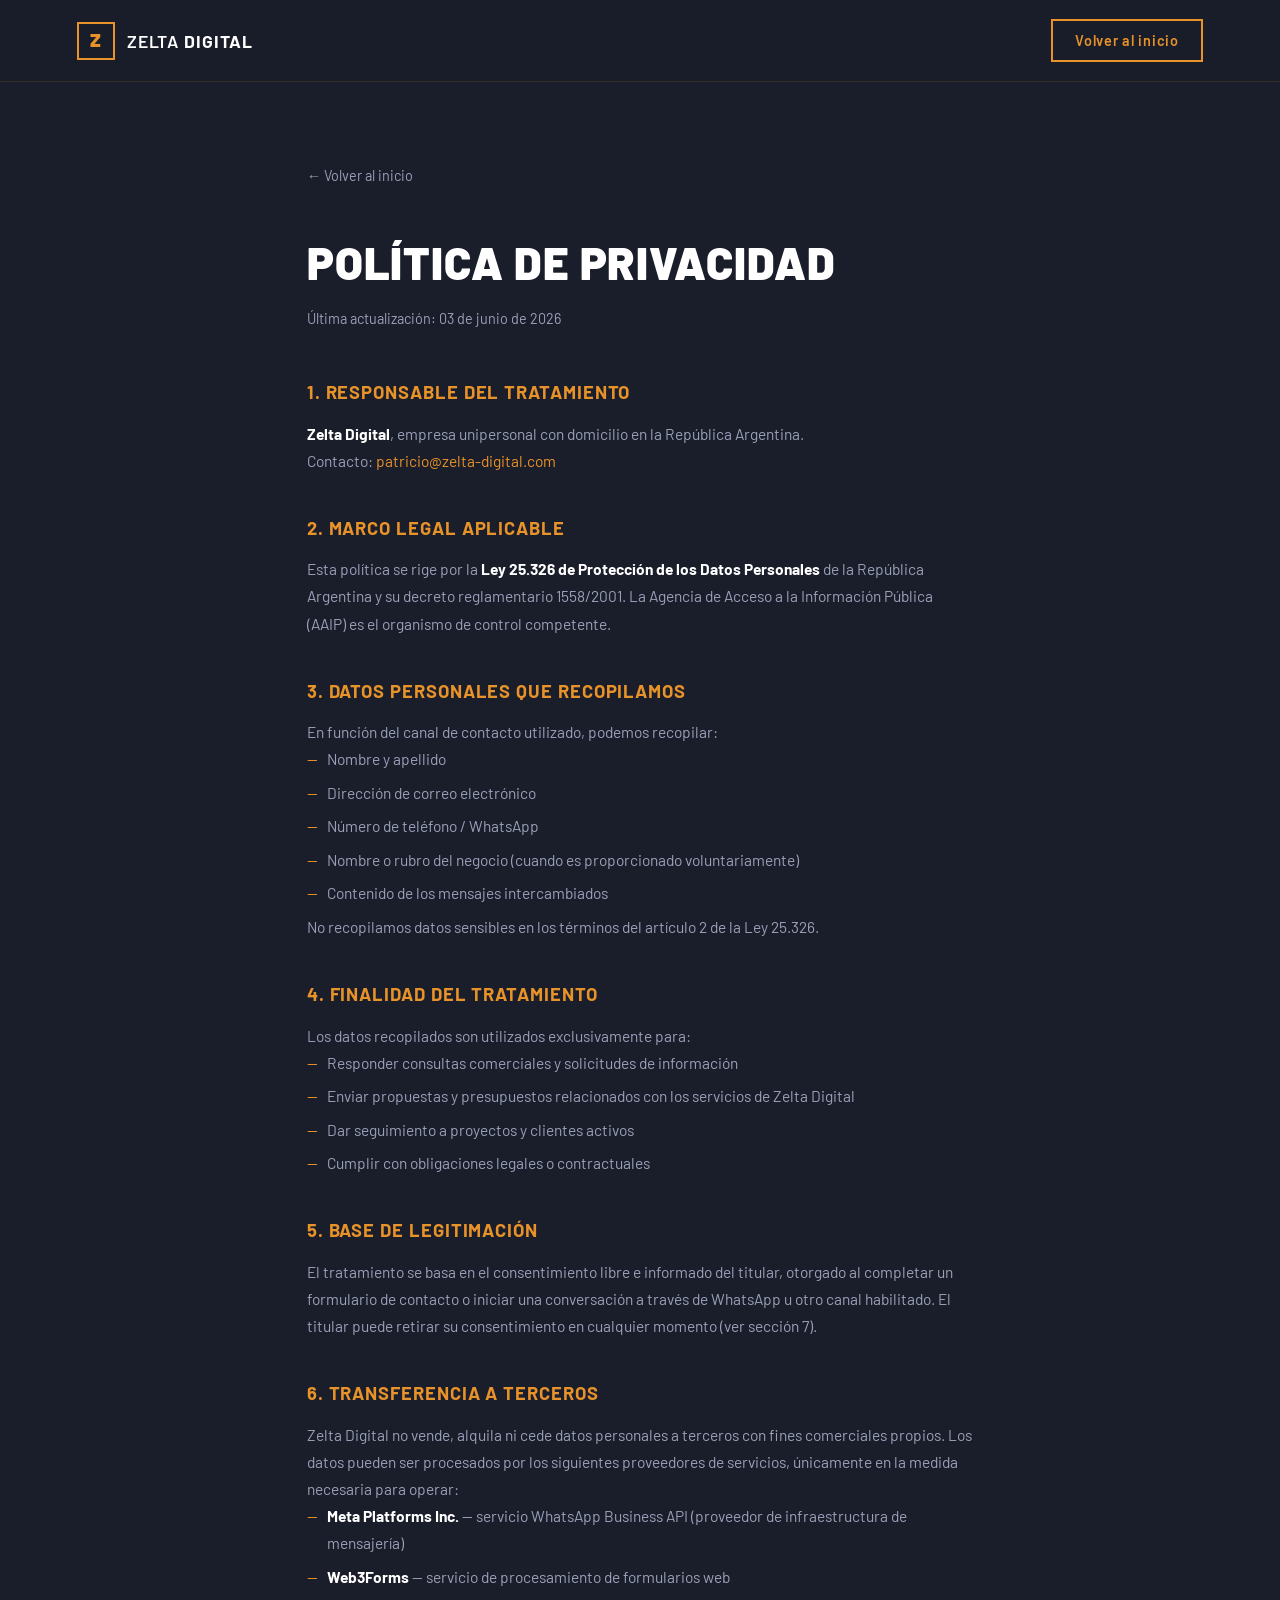
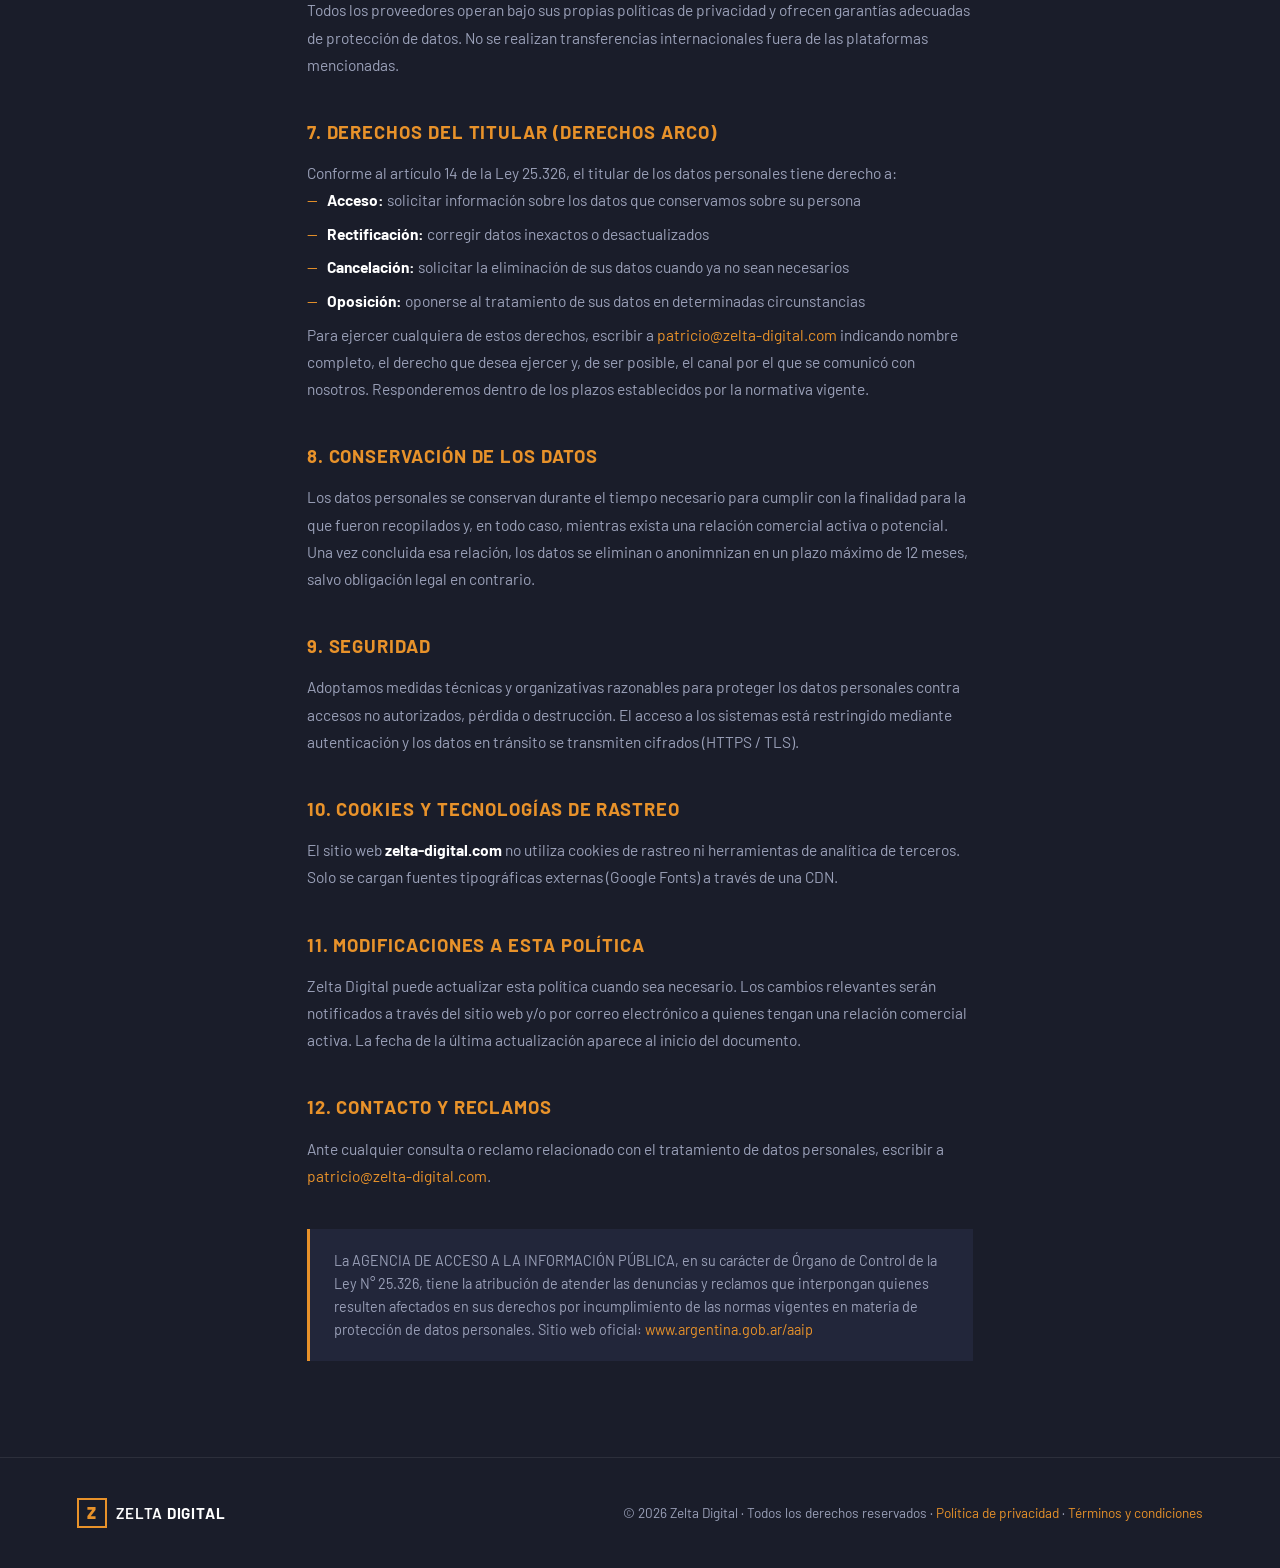
<file: privacidad.html>
<!DOCTYPE html>
<html lang="es">
<head>
  <meta charset="UTF-8" />
  <meta name="viewport" content="width=device-width, initial-scale=1.0" />
  <title>Política de Privacidad — Zelta Digital</title>
  <meta name="description" content="Política de privacidad y protección de datos personales de Zelta Digital, conforme a la Ley 25.326 de la República Argentina." />
  <meta name="robots" content="noindex, follow" />
  <link rel="stylesheet" href="style.css" />
  <link href="https://fonts.googleapis.com/css2?family=Barlow:wght@400;600;700;900&display=swap" rel="stylesheet" />
  <style>
    .privacidad-page {
      max-width: 820px;
      margin: 0 auto;
      padding: 5rem 6% 6rem;
    }
    .privacidad-page h1 {
      font-size: clamp(1.8rem, 4vw, 2.8rem);
      font-weight: 900;
      text-transform: uppercase;
      letter-spacing: 0.02em;
      margin-bottom: 0.5rem;
    }
    .privacidad-page .fecha {
      color: var(--gray);
      font-size: 0.9rem;
      margin-bottom: 3rem;
      display: block;
    }
    .privacidad-page h2 {
      font-size: 1.15rem;
      font-weight: 700;
      color: var(--orange);
      text-transform: uppercase;
      letter-spacing: 0.05em;
      margin: 2.5rem 0 0.75rem;
    }
    .privacidad-page p,
    .privacidad-page li {
      font-size: 0.97rem;
      color: var(--gray);
      line-height: 1.75;
    }
    .privacidad-page ul {
      list-style: none;
      padding: 0;
    }
    .privacidad-page ul li {
      padding-left: 1.25rem;
      position: relative;
      margin-bottom: 0.4rem;
    }
    .privacidad-page ul li::before {
      content: '—';
      color: var(--orange);
      position: absolute;
      left: 0;
    }
    .privacidad-page a {
      color: var(--orange);
    }
    .privacidad-page a:hover {
      text-decoration: underline;
    }
    .privacidad-page .back-link {
      display: inline-flex;
      align-items: center;
      gap: 0.5rem;
      color: var(--gray);
      font-size: 0.9rem;
      margin-bottom: 2.5rem;
      transition: color 0.2s;
    }
    .privacidad-page .back-link:hover {
      color: var(--orange);
    }
    .privacidad-page .aviso-aaip {
      background-color: var(--bg-card);
      border-left: 3px solid var(--orange);
      padding: 1.25rem 1.5rem;
      margin-top: 2.5rem;
      font-size: 0.9rem;
      color: var(--gray);
    }
  </style>
</head>
<body>

  <!-- NAV -->
  <nav>
    <div class="nav-logo">
      <div class="logo-icon">Z</div>
      <span>ZELTA <strong>DIGITAL</strong></span>
    </div>
    <a href="/" class="btn-nav">Volver al inicio</a>
  </nav>

  <div class="privacidad-page">
    <a href="/" class="back-link">← Volver al inicio</a>

    <h1>Política de Privacidad</h1>
    <span class="fecha">Última actualización: 03 de junio de 2026</span>

    <h2>1. Responsable del tratamiento</h2>
    <p>
      <strong style="color:var(--white)">Zelta Digital</strong>, empresa unipersonal con domicilio en la República Argentina.<br>
      Contacto: <a href="mailto:patricio@zelta-digital.com">patricio@zelta-digital.com</a>
    </p>

    <h2>2. Marco legal aplicable</h2>
    <p>
      Esta política se rige por la <strong style="color:var(--white)">Ley 25.326 de Protección de los Datos Personales</strong> de la República Argentina
      y su decreto reglamentario 1558/2001. La Agencia de Acceso a la Información Pública (AAIP) es el organismo de control competente.
    </p>

    <h2>3. Datos personales que recopilamos</h2>
    <p>En función del canal de contacto utilizado, podemos recopilar:</p>
    <ul>
      <li>Nombre y apellido</li>
      <li>Dirección de correo electrónico</li>
      <li>Número de teléfono / WhatsApp</li>
      <li>Nombre o rubro del negocio (cuando es proporcionado voluntariamente)</li>
      <li>Contenido de los mensajes intercambiados</li>
    </ul>
    <p>No recopilamos datos sensibles en los términos del artículo 2 de la Ley 25.326.</p>

    <h2>4. Finalidad del tratamiento</h2>
    <p>Los datos recopilados son utilizados exclusivamente para:</p>
    <ul>
      <li>Responder consultas comerciales y solicitudes de información</li>
      <li>Enviar propuestas y presupuestos relacionados con los servicios de Zelta Digital</li>
      <li>Dar seguimiento a proyectos y clientes activos</li>
      <li>Cumplir con obligaciones legales o contractuales</li>
    </ul>

    <h2>5. Base de legitimación</h2>
    <p>
      El tratamiento se basa en el consentimiento libre e informado del titular, otorgado al completar
      un formulario de contacto o iniciar una conversación a través de WhatsApp u otro canal habilitado.
      El titular puede retirar su consentimiento en cualquier momento (ver sección 7).
    </p>

    <h2>6. Transferencia a terceros</h2>
    <p>
      Zelta Digital no vende, alquila ni cede datos personales a terceros con fines comerciales propios.
      Los datos pueden ser procesados por los siguientes proveedores de servicios, únicamente en la medida
      necesaria para operar:
    </p>
    <ul>
      <li><strong style="color:var(--white)">Meta Platforms Inc.</strong> — servicio WhatsApp Business API (proveedor de infraestructura de mensajería)</li>
      <li><strong style="color:var(--white)">Web3Forms</strong> — servicio de procesamiento de formularios web</li>
    </ul>
    <p>
      Todos los proveedores operan bajo sus propias políticas de privacidad y ofrecen garantías adecuadas
      de protección de datos. No se realizan transferencias internacionales fuera de las plataformas mencionadas.
    </p>

    <h2>7. Derechos del titular (derechos ARCO)</h2>
    <p>
      Conforme al artículo 14 de la Ley 25.326, el titular de los datos personales tiene derecho a:
    </p>
    <ul>
      <li><strong style="color:var(--white)">Acceso:</strong> solicitar información sobre los datos que conservamos sobre su persona</li>
      <li><strong style="color:var(--white)">Rectificación:</strong> corregir datos inexactos o desactualizados</li>
      <li><strong style="color:var(--white)">Cancelación:</strong> solicitar la eliminación de sus datos cuando ya no sean necesarios</li>
      <li><strong style="color:var(--white)">Oposición:</strong> oponerse al tratamiento de sus datos en determinadas circunstancias</li>
    </ul>
    <p>
      Para ejercer cualquiera de estos derechos, escribir a <a href="mailto:patricio@zelta-digital.com">patricio@zelta-digital.com</a>
      indicando nombre completo, el derecho que desea ejercer y, de ser posible, el canal por el que se comunicó con nosotros.
      Responderemos dentro de los plazos establecidos por la normativa vigente.
    </p>

    <h2>8. Conservación de los datos</h2>
    <p>
      Los datos personales se conservan durante el tiempo necesario para cumplir con la finalidad para la que fueron recopilados
      y, en todo caso, mientras exista una relación comercial activa o potencial. Una vez concluida esa relación,
      los datos se eliminan o anonimnizan en un plazo máximo de 12 meses, salvo obligación legal en contrario.
    </p>

    <h2>9. Seguridad</h2>
    <p>
      Adoptamos medidas técnicas y organizativas razonables para proteger los datos personales contra accesos no autorizados,
      pérdida o destrucción. El acceso a los sistemas está restringido mediante autenticación y los datos en tránsito se
      transmiten cifrados (HTTPS / TLS).
    </p>

    <h2>10. Cookies y tecnologías de rastreo</h2>
    <p>
      El sitio web <strong style="color:var(--white)">zelta-digital.com</strong> no utiliza cookies de rastreo ni herramientas de analítica
      de terceros. Solo se cargan fuentes tipográficas externas (Google Fonts) a través de una CDN.
    </p>

    <h2>11. Modificaciones a esta política</h2>
    <p>
      Zelta Digital puede actualizar esta política cuando sea necesario. Los cambios relevantes serán notificados
      a través del sitio web y/o por correo electrónico a quienes tengan una relación comercial activa.
      La fecha de la última actualización aparece al inicio del documento.
    </p>

    <h2>12. Contacto y reclamos</h2>
    <p>
      Ante cualquier consulta o reclamo relacionado con el tratamiento de datos personales, escribir a
      <a href="mailto:patricio@zelta-digital.com">patricio@zelta-digital.com</a>.
    </p>

    <div class="aviso-aaip">
      La AGENCIA DE ACCESO A LA INFORMACIÓN PÚBLICA, en su carácter de Órgano de Control de la Ley N° 25.326,
      tiene la atribución de atender las denuncias y reclamos que interpongan quienes resulten afectados en sus
      derechos por incumplimiento de las normas vigentes en materia de protección de datos personales.
      Sitio web oficial: <a href="https://www.argentina.gob.ar/aaip" target="_blank" rel="noopener">www.argentina.gob.ar/aaip</a>
    </div>
  </div>

  <!-- FOOTER -->
  <footer>
    <div class="footer-logo">
      <div class="logo-icon small">Z</div>
      <span>ZELTA <strong>DIGITAL</strong></span>
    </div>
    <p>© 2026 Zelta Digital · Todos los derechos reservados · <a href="/privacidad" style="color:var(--orange);">Política de privacidad</a> · <a href="/terminos" style="color:var(--orange);">Términos y condiciones</a></p>
  </footer>

</body>
</html>
</file>
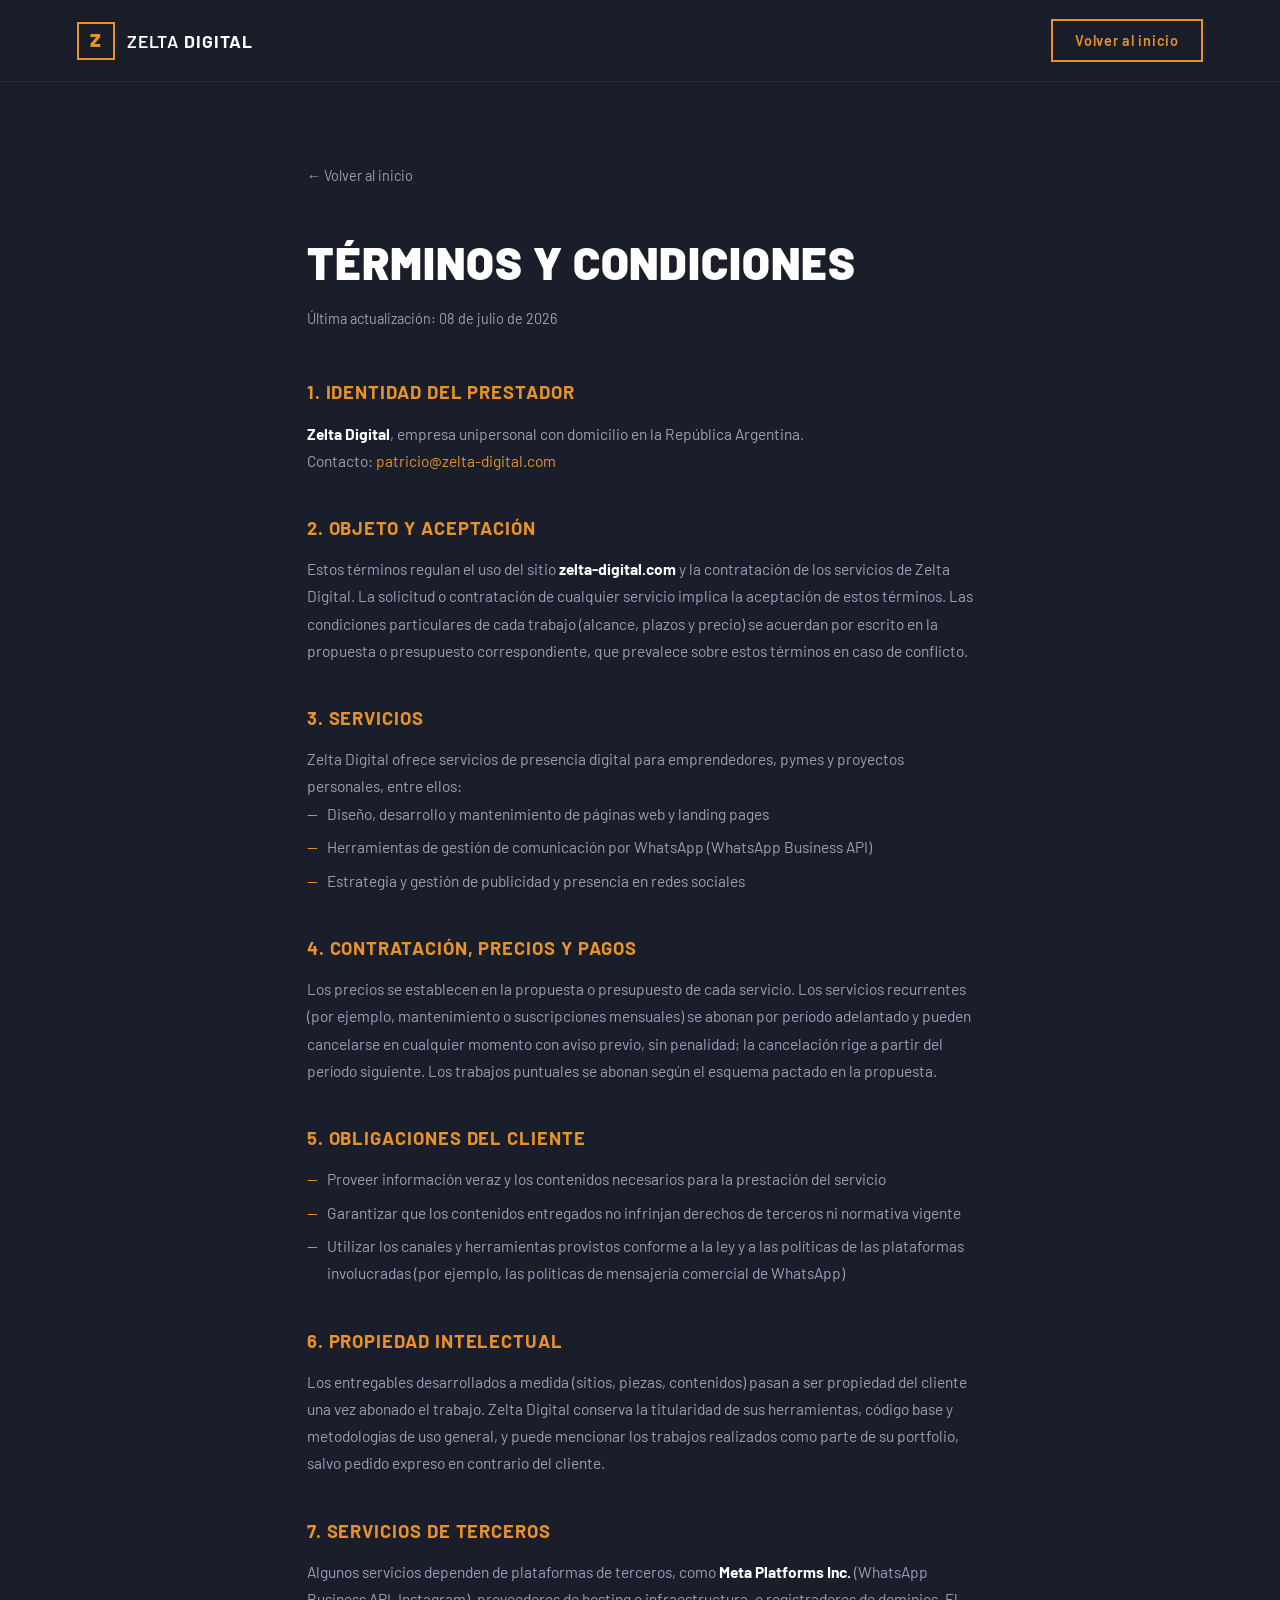
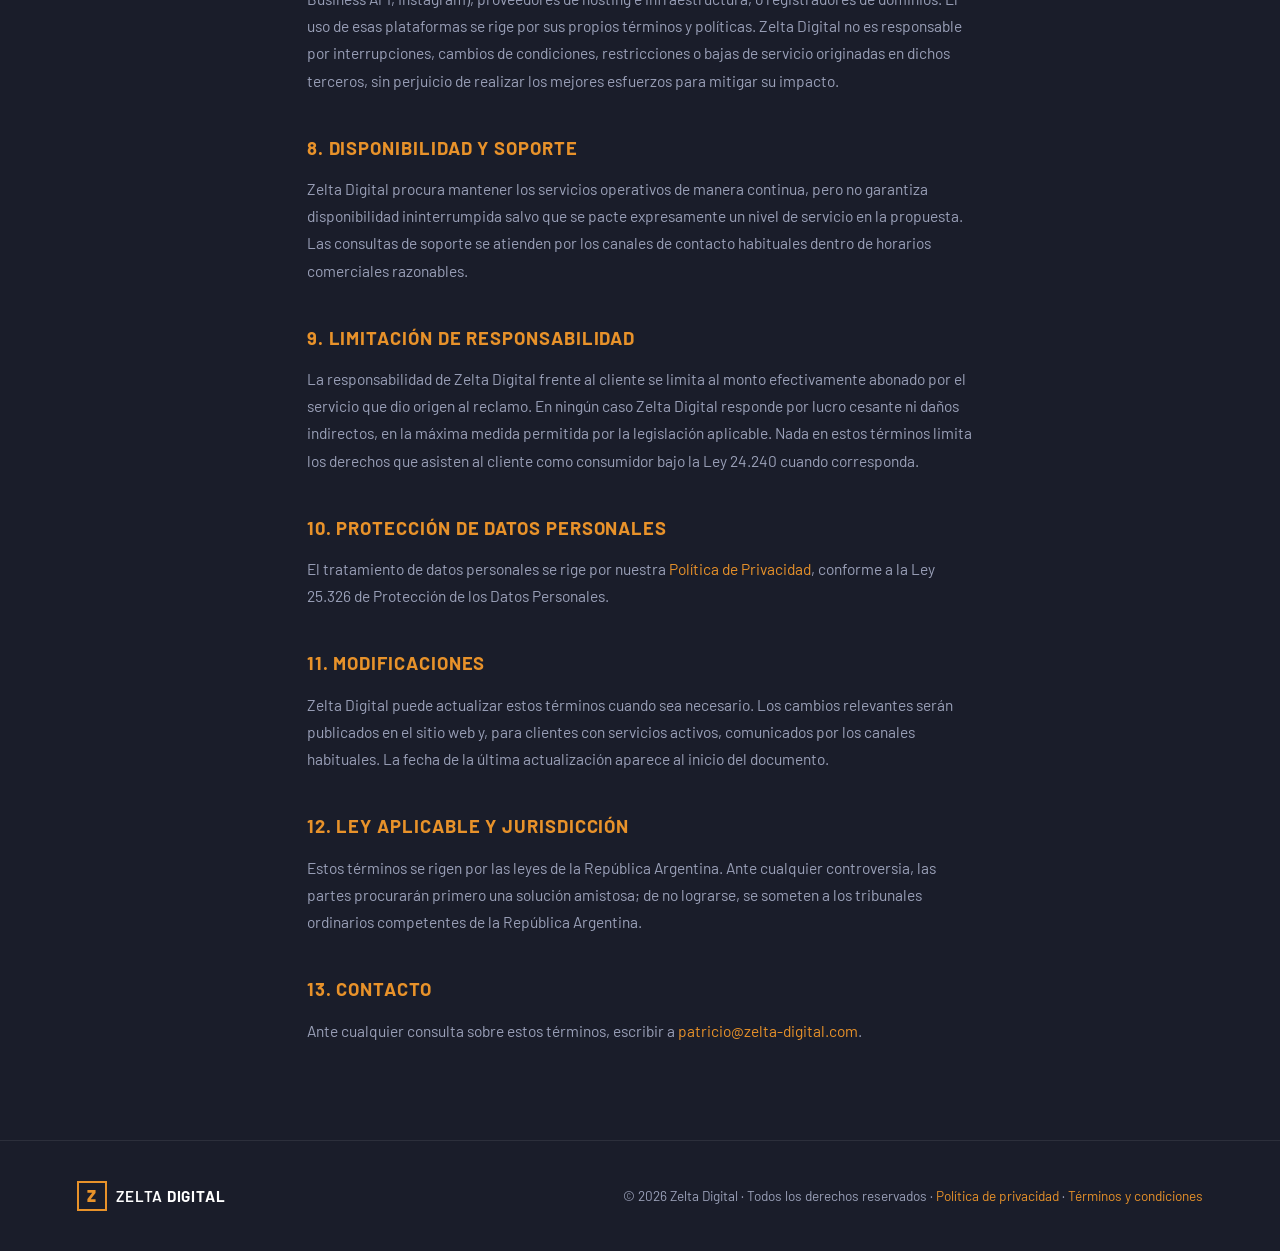
<file: terminos.html>
<!DOCTYPE html>
<html lang="es">
<head>
  <meta charset="UTF-8" />
  <meta name="viewport" content="width=device-width, initial-scale=1.0" />
  <title>Términos y Condiciones — Zelta Digital</title>
  <meta name="description" content="Términos y condiciones de contratación de los servicios de Zelta Digital." />
  <meta name="robots" content="noindex, follow" />
  <link rel="stylesheet" href="style.css" />
  <link href="https://fonts.googleapis.com/css2?family=Barlow:wght@400;600;700;900&display=swap" rel="stylesheet" />
  <style>
    .privacidad-page {
      max-width: 820px;
      margin: 0 auto;
      padding: 5rem 6% 6rem;
    }
    .privacidad-page h1 {
      font-size: clamp(1.8rem, 4vw, 2.8rem);
      font-weight: 900;
      text-transform: uppercase;
      letter-spacing: 0.02em;
      margin-bottom: 0.5rem;
    }
    .privacidad-page .fecha {
      color: var(--gray);
      font-size: 0.9rem;
      margin-bottom: 3rem;
      display: block;
    }
    .privacidad-page h2 {
      font-size: 1.15rem;
      font-weight: 700;
      color: var(--orange);
      text-transform: uppercase;
      letter-spacing: 0.05em;
      margin: 2.5rem 0 0.75rem;
    }
    .privacidad-page p,
    .privacidad-page li {
      font-size: 0.97rem;
      color: var(--gray);
      line-height: 1.75;
    }
    .privacidad-page ul {
      list-style: none;
      padding: 0;
    }
    .privacidad-page ul li {
      padding-left: 1.25rem;
      position: relative;
      margin-bottom: 0.4rem;
    }
    .privacidad-page ul li::before {
      content: '—';
      color: var(--orange);
      position: absolute;
      left: 0;
    }
    .privacidad-page a {
      color: var(--orange);
    }
    .privacidad-page a:hover {
      text-decoration: underline;
    }
    .privacidad-page .back-link {
      display: inline-flex;
      align-items: center;
      gap: 0.5rem;
      color: var(--gray);
      font-size: 0.9rem;
      margin-bottom: 2.5rem;
      transition: color 0.2s;
    }
    .privacidad-page .back-link:hover {
      color: var(--orange);
    }
  </style>
</head>
<body>

  <!-- NAV -->
  <nav>
    <div class="nav-logo">
      <div class="logo-icon">Z</div>
      <span>ZELTA <strong>DIGITAL</strong></span>
    </div>
    <a href="/" class="btn-nav">Volver al inicio</a>
  </nav>

  <div class="privacidad-page">
    <a href="/" class="back-link">← Volver al inicio</a>

    <h1>Términos y Condiciones</h1>
    <span class="fecha">Última actualización: 08 de julio de 2026</span>

    <h2>1. Identidad del prestador</h2>
    <p>
      <strong style="color:var(--white)">Zelta Digital</strong>, empresa unipersonal con domicilio en la República Argentina.<br>
      Contacto: <a href="mailto:patricio@zelta-digital.com">patricio@zelta-digital.com</a>
    </p>

    <h2>2. Objeto y aceptación</h2>
    <p>
      Estos términos regulan el uso del sitio <strong style="color:var(--white)">zelta-digital.com</strong> y la contratación
      de los servicios de Zelta Digital. La solicitud o contratación de cualquier servicio implica la aceptación
      de estos términos. Las condiciones particulares de cada trabajo (alcance, plazos y precio) se acuerdan por
      escrito en la propuesta o presupuesto correspondiente, que prevalece sobre estos términos en caso de conflicto.
    </p>

    <h2>3. Servicios</h2>
    <p>Zelta Digital ofrece servicios de presencia digital para emprendedores, pymes y proyectos personales, entre ellos:</p>
    <ul>
      <li>Diseño, desarrollo y mantenimiento de páginas web y landing pages</li>
      <li>Herramientas de gestión de comunicación por WhatsApp (WhatsApp Business API)</li>
      <li>Estrategia y gestión de publicidad y presencia en redes sociales</li>
    </ul>

    <h2>4. Contratación, precios y pagos</h2>
    <p>
      Los precios se establecen en la propuesta o presupuesto de cada servicio. Los servicios recurrentes
      (por ejemplo, mantenimiento o suscripciones mensuales) se abonan por período adelantado y pueden cancelarse
      en cualquier momento con aviso previo, sin penalidad; la cancelación rige a partir del período siguiente.
      Los trabajos puntuales se abonan según el esquema pactado en la propuesta.
    </p>

    <h2>5. Obligaciones del cliente</h2>
    <ul>
      <li>Proveer información veraz y los contenidos necesarios para la prestación del servicio</li>
      <li>Garantizar que los contenidos entregados no infrinjan derechos de terceros ni normativa vigente</li>
      <li>Utilizar los canales y herramientas provistos conforme a la ley y a las políticas de las plataformas involucradas (por ejemplo, las políticas de mensajería comercial de WhatsApp)</li>
    </ul>

    <h2>6. Propiedad intelectual</h2>
    <p>
      Los entregables desarrollados a medida (sitios, piezas, contenidos) pasan a ser propiedad del cliente una vez
      abonado el trabajo. Zelta Digital conserva la titularidad de sus herramientas, código base y metodologías de uso
      general, y puede mencionar los trabajos realizados como parte de su portfolio, salvo pedido expreso en contrario del cliente.
    </p>

    <h2>7. Servicios de terceros</h2>
    <p>
      Algunos servicios dependen de plataformas de terceros, como <strong style="color:var(--white)">Meta Platforms Inc.</strong>
      (WhatsApp Business API, Instagram), proveedores de hosting e infraestructura, o registradores de dominios.
      El uso de esas plataformas se rige por sus propios términos y políticas. Zelta Digital no es responsable por
      interrupciones, cambios de condiciones, restricciones o bajas de servicio originadas en dichos terceros,
      sin perjuicio de realizar los mejores esfuerzos para mitigar su impacto.
    </p>

    <h2>8. Disponibilidad y soporte</h2>
    <p>
      Zelta Digital procura mantener los servicios operativos de manera continua, pero no garantiza disponibilidad
      ininterrumpida salvo que se pacte expresamente un nivel de servicio en la propuesta. Las consultas de soporte
      se atienden por los canales de contacto habituales dentro de horarios comerciales razonables.
    </p>

    <h2>9. Limitación de responsabilidad</h2>
    <p>
      La responsabilidad de Zelta Digital frente al cliente se limita al monto efectivamente abonado por el servicio
      que dio origen al reclamo. En ningún caso Zelta Digital responde por lucro cesante ni daños indirectos,
      en la máxima medida permitida por la legislación aplicable. Nada en estos términos limita los derechos
      que asisten al cliente como consumidor bajo la Ley 24.240 cuando corresponda.
    </p>

    <h2>10. Protección de datos personales</h2>
    <p>
      El tratamiento de datos personales se rige por nuestra
      <a href="/privacidad">Política de Privacidad</a>, conforme a la Ley 25.326 de Protección de los Datos Personales.
    </p>

    <h2>11. Modificaciones</h2>
    <p>
      Zelta Digital puede actualizar estos términos cuando sea necesario. Los cambios relevantes serán publicados
      en el sitio web y, para clientes con servicios activos, comunicados por los canales habituales.
      La fecha de la última actualización aparece al inicio del documento.
    </p>

    <h2>12. Ley aplicable y jurisdicción</h2>
    <p>
      Estos términos se rigen por las leyes de la República Argentina. Ante cualquier controversia, las partes
      procurarán primero una solución amistosa; de no lograrse, se someten a los tribunales ordinarios competentes
      de la República Argentina.
    </p>

    <h2>13. Contacto</h2>
    <p>
      Ante cualquier consulta sobre estos términos, escribir a
      <a href="mailto:patricio@zelta-digital.com">patricio@zelta-digital.com</a>.
    </p>
  </div>

  <!-- FOOTER -->
  <footer>
    <div class="footer-logo">
      <div class="logo-icon small">Z</div>
      <span>ZELTA <strong>DIGITAL</strong></span>
    </div>
    <p>© 2026 Zelta Digital · Todos los derechos reservados · <a href="/privacidad" style="color:var(--orange);">Política de privacidad</a> · <a href="/terminos" style="color:var(--orange);">Términos y condiciones</a></p>
  </footer>

</body>
</html>
</file>
<file: style.css>
/* ===== VARIABLES ===== */
:root {
  --bg: #1A1D2A;
  --bg-card: #22263A;
  --orange: #E8922A;
  --orange-dark: #C97820;
  --white: #FFFFFF;
  --gray: #9AA0B8;
  --font: 'Barlow', sans-serif;
}

/* ===== RESET ===== */
*, *::before, *::after { box-sizing: border-box; margin: 0; padding: 0; }
html { scroll-behavior: smooth; }
body {
  font-family: var(--font);
  background-color: var(--bg);
  color: var(--white);
  line-height: 1.6;
}
a { text-decoration: none; color: inherit; }

/* ===== NAV ===== */
nav {
  display: flex;
  justify-content: space-between;
  align-items: center;
  padding: 1.2rem 6%;
  position: sticky;
  top: 0;
  background-color: rgba(26, 29, 42, 0.95);
  backdrop-filter: blur(8px);
  z-index: 100;
  border-bottom: 1px solid rgba(232, 146, 42, 0.15);
}

.nav-logo {
  display: flex;
  align-items: center;
  gap: 0.75rem;
  font-size: 1.1rem;
  font-weight: 600;
  letter-spacing: 0.05em;
}

.logo-icon {
  width: 38px;
  height: 38px;
  border: 2.5px solid var(--orange);
  display: flex;
  align-items: center;
  justify-content: center;
  font-size: 1.2rem;
  font-weight: 900;
  color: var(--orange);
}

.logo-icon.small {
  width: 30px;
  height: 30px;
  font-size: 1rem;
}

.btn-nav {
  padding: 0.5rem 1.4rem;
  border: 2px solid var(--orange);
  color: var(--orange);
  font-family: var(--font);
  font-weight: 600;
  font-size: 0.9rem;
  letter-spacing: 0.05em;
  transition: all 0.2s;
}
.btn-nav:hover {
  background-color: var(--orange);
  color: var(--bg);
}

/* ===== BOTONES ===== */
.btn-primary {
  display: inline-flex;
  align-items: center;
  gap: 0.6rem;
  background-color: var(--orange);
  color: var(--bg);
  font-family: var(--font);
  font-weight: 700;
  font-size: 1rem;
  padding: 0.85rem 2rem;
  transition: background-color 0.2s, transform 0.1s;
}
.btn-primary:hover {
  background-color: var(--orange-dark);
  transform: translateY(-1px);
}
.btn-primary.large {
  font-size: 1.15rem;
  padding: 1rem 2.5rem;
}

/* ===== HERO ===== */
.hero {
  display: flex;
  align-items: center;
  justify-content: space-between;
  padding: 6rem 6%;
  gap: 3rem;
  min-height: 90vh;
}

.hero-content {
  max-width: 560px;
}

.hero-content h1 {
  font-size: clamp(2.2rem, 5vw, 3.8rem);
  font-weight: 900;
  line-height: 1.1;
  margin-bottom: 1.5rem;
  text-transform: uppercase;
  letter-spacing: -0.02em;
}

.highlight {
  color: var(--orange);
}

.hero-content p {
  font-size: 1.15rem;
  color: var(--gray);
  margin-bottom: 2.5rem;
  line-height: 1.7;
}

.hero-logo {
  flex-shrink: 0;
}

.big-logo {
  display: flex;
  flex-direction: column;
  align-items: center;
  gap: 1rem;
}

.big-logo-box {
  width: 180px;
  height: 180px;
  border: 6px solid var(--orange);
  display: flex;
  align-items: center;
  justify-content: center;
  font-size: 7rem;
  font-weight: 900;
  color: var(--orange);
  line-height: 1;
}

.big-logo span {
  font-size: 1.4rem;
  font-weight: 700;
  letter-spacing: 0.15em;
  text-align: center;
  line-height: 1.3;
}

/* ===== SERVICIOS ===== */
.servicios {
  padding: 6rem 6%;
  background-color: var(--bg-card);
  text-align: center;
}

.servicios h2, .porque h2, .contacto h2 {
  font-size: clamp(1.8rem, 4vw, 2.8rem);
  font-weight: 900;
  text-transform: uppercase;
  letter-spacing: 0.02em;
  margin-bottom: 0.75rem;
}

.section-sub {
  color: var(--gray);
  font-size: 1.1rem;
  margin-bottom: 3.5rem;
}

.cards {
  display: grid;
  grid-template-columns: repeat(auto-fit, minmax(230px, 1fr));
  gap: 1.5rem;
  max-width: 1100px;
  margin: 0 auto;
}

.card {
  background-color: var(--bg);
  padding: 2rem 1.75rem;
  text-align: left;
  border-top: 3px solid var(--orange);
  transition: transform 0.2s;
}
.card:hover {
  transform: translateY(-4px);
}

.card-icon {
  font-size: 2rem;
  margin-bottom: 1rem;
}

.card h3 {
  font-size: 1.1rem;
  font-weight: 700;
  margin-bottom: 0.75rem;
  color: var(--white);
}

.card p {
  font-size: 0.95rem;
  color: var(--gray);
  line-height: 1.6;
}

/* ===== PRECIOS ===== */
.precios { padding: 6rem 6%; text-align: center; }
.precios h2 { font-size: clamp(1.8rem, 4vw, 2.8rem); font-weight: 900; text-transform: uppercase; letter-spacing: 0.02em; margin-bottom: 0.75rem; }
.precios-cards { align-items: start; }
.precio-card { background-color: var(--bg-card); }
.precio-card:hover { transform: none; }
.precio-card h3 { font-size: 1.3rem; font-weight: 900; text-transform: uppercase; }
.precio-card .h3-2 { margin-top: 2rem; padding-top: 1.5rem; border-top: 1px solid #2E3350; }
.precio-card .precio { color: var(--orange); font-size: 1.9rem; font-weight: 900; line-height: 1.1; margin: 0.25rem 0 0.75rem; }
.precio-card .precio small { display: block; color: var(--gray); font-size: 0.85rem; font-weight: 600; text-transform: uppercase; letter-spacing: 0.05em; margin-top: 0.2rem; }
.precio-card .precio-2 { margin-top: 1.5rem; padding-top: 1.25rem; border-top: 1px solid #2E3350; font-size: 1.5rem; }
.precio-card .precio-chico { font-size: 1.3rem; }
.precio-card ul { list-style: none; padding: 0; margin: 0; }
.precio-card li { color: var(--gray); font-size: 0.95rem; line-height: 1.5; padding: 0.3rem 0 0.3rem 1.4rem; position: relative; }
.precio-card li::before { content: "✓"; color: var(--orange); font-weight: 900; position: absolute; left: 0; }
.precios-ejemplo { max-width: 1100px; margin: 2.5rem auto 0; color: var(--white); font-size: 1.1rem; line-height: 1.6; }
.precios-ejemplo strong { color: var(--orange); }
.precios-nota { color: var(--gray); font-size: 0.9rem; margin-top: 0.75rem; }
.porque { background-color: var(--bg-card); }
.contacto { background-color: var(--bg) !important; }

/* ===== POR QUÉ ZELTA ===== */
.porque {
  padding: 6rem 6%;
}

.porque-content {
  max-width: 700px;
  margin: 0 auto;
}

.porque h2 {
  margin-bottom: 3rem;
  text-align: center;
}

.beneficios {
  list-style: none;
  display: flex;
  flex-direction: column;
  gap: 2rem;
}

.beneficios li {
  display: flex;
  gap: 1.25rem;
  align-items: flex-start;
}

.check {
  flex-shrink: 0;
  width: 36px;
  height: 36px;
  background-color: var(--orange);
  color: var(--bg);
  display: flex;
  align-items: center;
  justify-content: center;
  font-weight: 900;
  font-size: 1.1rem;
}

.beneficios strong {
  display: block;
  font-size: 1.05rem;
  font-weight: 700;
  margin-bottom: 0.25rem;
}

.beneficios p {
  color: var(--gray);
  font-size: 0.95rem;
}

/* ===== BOTÓN SECUNDARIO ===== */
.btn-secondary {
  display: inline-flex;
  align-items: center;
  gap: 0.6rem;
  background-color: transparent;
  color: var(--orange);
  border: 2px solid var(--orange);
  font-family: var(--font);
  font-weight: 700;
  font-size: 1rem;
  padding: 0.85rem 2rem;
  transition: background-color 0.2s, color 0.2s, transform 0.1s;
  cursor: pointer;
}
.btn-secondary:hover {
  background-color: var(--orange);
  color: var(--bg);
  transform: translateY(-1px);
}
.btn-secondary.large {
  font-size: 1.15rem;
  padding: 1rem 2.5rem;
}

/* ===== CONTACTO ===== */
.contacto {
  padding: 6rem 6%;
  background-color: var(--bg-card);
  text-align: center;
}

.contacto > p {
  color: var(--gray);
  font-size: 1.1rem;
  margin-bottom: 2.5rem;
}

.contacto-botones {
  display: flex;
  align-items: center;
  justify-content: center;
  gap: 1rem;
  flex-wrap: wrap;
  margin-bottom: 2rem;
}

.form-separador {
  display: flex;
  align-items: center;
  gap: 1rem;
  max-width: 520px;
  margin: 0 auto 2rem;
  color: var(--gray);
  font-size: 0.9rem;
}
.form-separador::before,
.form-separador::after {
  content: '';
  flex: 1;
  height: 1px;
  background: rgba(255,255,255,0.12);
}

.contacto-form {
  max-width: 520px;
  margin: 0 auto;
  text-align: left;
}

.form-row {
  display: grid;
  grid-template-columns: 1fr 1fr;
  gap: 0.75rem;
  margin-bottom: 0.75rem;
}

.contacto-form input[type="text"],
.contacto-form input[type="email"],
.contacto-form textarea {
  width: 100%;
  background: var(--bg);
  border: 1.5px solid rgba(255,255,255,0.12);
  border-radius: 0;
  color: var(--white);
  font-family: var(--font);
  font-size: 0.95rem;
  padding: 0.85rem 1rem;
  outline: none;
  transition: border-color 0.2s;
}
.contacto-form input[type="text"]:focus,
.contacto-form input[type="email"]:focus,
.contacto-form textarea:focus {
  border-color: var(--orange);
}
.contacto-form input::placeholder,
.contacto-form textarea::placeholder {
  color: var(--gray);
}
.contacto-form textarea {
  resize: vertical;
  margin-bottom: 0.75rem;
  display: block;
}

.contacto-sub {
  color: var(--gray);
  margin-top: 1.5rem;
  font-size: 0.95rem;
  margin-bottom: 0;
}

.contacto-sub a {
  color: var(--orange);
}
.contacto-sub a:hover {
  text-decoration: underline;
}

/* ===== LEGAL ===== */
.legal {
  padding: 6rem 6%;
  text-align: center;
}

.legal-content {
  max-width: 900px;
  margin: 0 auto;
}

.legal h2 {
  font-size: clamp(1.8rem, 4vw, 2.8rem);
  font-weight: 900;
  text-transform: uppercase;
  letter-spacing: 0.02em;
  margin-bottom: 0.75rem;
}

.legal-grid {
  display: grid;
  grid-template-columns: repeat(auto-fit, minmax(220px, 1fr));
  gap: 1.5rem;
  margin-top: 3rem;
  text-align: left;
}

.legal-item {
  background-color: var(--bg-card);
  padding: 1.75rem;
  border-left: 3px solid var(--orange);
}

.legal-item strong {
  display: block;
  font-size: 1rem;
  font-weight: 700;
  color: var(--white);
  margin-bottom: 0.6rem;
}

.legal-item p {
  font-size: 0.92rem;
  color: var(--gray);
  line-height: 1.6;
}

.legal-item a {
  color: var(--orange);
}
.legal-item a:hover {
  text-decoration: underline;
}

.form-legal {
  font-size: 0.82rem;
  color: var(--gray);
  margin-top: 0.75rem;
  text-align: center;
}

.form-legal a {
  color: var(--orange);
}
.form-legal a:hover {
  text-decoration: underline;
}

/* ===== FOOTER ===== */
footer {
  padding: 2.5rem 6%;
  display: flex;
  align-items: center;
  justify-content: space-between;
  border-top: 1px solid rgba(255,255,255,0.08);
  gap: 1rem;
  flex-wrap: wrap;
}

.footer-logo {
  display: flex;
  align-items: center;
  gap: 0.6rem;
  font-size: 0.95rem;
  font-weight: 600;
  letter-spacing: 0.05em;
}

footer p {
  color: var(--gray);
  font-size: 0.85rem;
}

/* ===== RESPONSIVE ===== */
@media (max-width: 768px) {
  .hero {
    flex-direction: column;
    padding: 4rem 6%;
    text-align: center;
    min-height: auto;
  }

  .hero-logo {
    order: -1;
  }

  .big-logo-box {
    width: 120px;
    height: 120px;
    font-size: 5rem;
    border-width: 4px;
  }

  .big-logo span {
    font-size: 1.1rem;
  }

  .contacto-botones {
    flex-direction: column;
    align-items: stretch;
  }
  .contacto-botones .btn-primary,
  .contacto-botones .btn-secondary {
    justify-content: center;
    width: 100%;
  }

  .form-row {
    grid-template-columns: 1fr;
  }

  footer {
    flex-direction: column;
    text-align: center;
  }
}

/* ===== V2: HERO ANIMADO + SERVICIOS CON SCROLL ===== */
  /* ---- hero: fondo ---- */
  .hero{position:relative;overflow:hidden;isolation:isolate}
  .hero::before{content:"";position:absolute;inset:0;z-index:-2;pointer-events:none;
    background-image:radial-gradient(circle,#2E3350 1.4px,transparent 1.6px);background-size:28px 28px;
    -webkit-mask-image:radial-gradient(ellipse 70% 80% at 72% 50%,#000 25%,transparent 80%);
            mask-image:radial-gradient(ellipse 70% 80% at 72% 50%,#000 25%,transparent 80%)}
  .hero-content{position:relative;z-index:1}
  .ha-markwrap{position:relative;width:var(--m);height:var(--m);--m:220px;--e:calc(var(--m) * .021);--E:calc(var(--m) * .979)}
  .ha-mark{position:relative;z-index:1}
  .ha-glow{position:absolute;left:50%;top:50%;width:640px;height:640px;margin:-320px 0 0 -320px;z-index:-1;pointer-events:none;
    background:radial-gradient(circle,rgba(232,146,42,.20) 0%,rgba(232,146,42,.07) 35%,transparent 65%)}
  .g{position:absolute;z-index:-1;pointer-events:none;background:rgba(232,146,42,.22)}
  .g-h{height:1px;left:-150vw;width:calc(300vw + var(--m));transform-origin:calc(150vw + var(--m) / 2) 0}
  .g-v{width:1px;top:-120vh;height:calc(240vh + var(--m));transform-origin:0 calc(120vh + var(--m) / 2)}
  .g-top{top:var(--e)} .g-bot{top:var(--E)} .g-left{left:var(--e)} .g-right{left:var(--E)}
  /* ---- hero: logo que se arma ---- */
  .hero-anim{display:flex;flex-direction:column;align-items:center;gap:1.1rem}
  .ha-mark{width:100%;height:100%;display:block}
  .ha-word{display:flex;flex-direction:column;align-items:center;line-height:1.05}
  .ha-z{font-size:2.6rem;font-weight:900;letter-spacing:.08em}
  .ha-d{font-size:1.05rem;font-weight:700;letter-spacing:.55em;color:var(--orange);margin-right:-.55em}

  /* ---- servicios con scroll ---- */
  .svc-list{max-width:1100px;margin:0 auto;display:flex;flex-direction:column;gap:5.5rem;text-align:left}
  .svc{display:grid;grid-template-columns:1.1fr 1fr;gap:4rem;align-items:center}
  .svc:nth-child(even) .viz{order:2}
  .svc-text h3{font-size:clamp(1.6rem,3vw,2.3rem);font-weight:900;text-transform:uppercase;line-height:1.1;margin-bottom:1rem;padding-top:1rem;border-top:3px solid var(--orange);display:inline-block}
  .svc-text p{color:var(--gray);font-size:1.1rem;line-height:1.7;max-width:46ch}
  .viz{position:relative;width:100%;max-width:100%;aspect-ratio:4/3;background:var(--bg);overflow:hidden;
       background-image:radial-gradient(circle,#2A2F46 1.4px,transparent 1.6px);background-size:28px 28px}
  .vs{position:absolute;left:0;top:0;width:800px;height:600px;transform-origin:0 0;transform:scale(var(--s,.5))}
  .vs *{box-sizing:border-box}
  .viz-bg{position:absolute;left:0;right:0;top:-8%;height:116%;background-size:cover;background-position:left top;opacity:.7;filter:brightness(.42) contrast(1.15) saturate(.8)}
  .viz::after{content:"";position:absolute;inset:0;pointer-events:none;background:radial-gradient(ellipse at 50% 50%,rgba(26,29,42,.55) 20%,rgba(26,29,42,.15) 75%)}
  .vs{z-index:1}

  /* whatsapp */
  .v-phone{position:absolute;left:220px;top:28px;width:360px;height:600px;border-radius:46px;background:#0F1119;border:4px solid #2E3350;box-shadow:0 30px 70px -30px #000}
  .v-screen{position:absolute;inset:12px;border-radius:36px;background:#0B141A;overflow:hidden;display:flex;flex-direction:column}
  .v-head{display:flex;align-items:center;gap:12px;padding:34px 20px 14px;background:#1F2C34}
  .v-head b{display:block;font-size:20px}
  .v-head small{display:block;font-size:14px;color:#8FA3AE}
  .v-av{width:46px;height:46px;border-radius:50%;background:var(--bg);border:2px solid var(--orange);display:grid;place-items:center}
  .v-av svg{width:28px;height:28px}
  .v-body{display:flex;flex-direction:column;gap:12px;padding:22px 16px}
  .bub{max-width:84%;padding:12px 16px 8px;border-radius:16px;font-size:19px;line-height:1.3}
  .bub small{display:block;text-align:right;font-size:13px;color:#8FA3AE;margin-top:3px}
  .bub small b{color:#53BDEB}
  .bub.in{background:#202C33;align-self:flex-start;border-top-left-radius:4px;transform-origin:0 100%}
  .bub.out{background:#005C4B;align-self:flex-end;border-top-right-radius:4px;transform-origin:100% 100%}
  .cat{display:flex;gap:12px;align-items:center}
  .cat i{width:52px;height:52px;border-radius:10px;background:linear-gradient(135deg,var(--orange),var(--orange-dark));flex:none}
  .cat strong{display:block;font-size:18px}
  .cat em{font-style:normal;font-size:15px;color:#B5D3CC}
  .typing{align-self:flex-end;background:#005C4B;border-radius:16px;padding:14px 18px;display:flex;gap:6px;transform-origin:100% 100%}
  .typing i{width:9px;height:9px;border-radius:50%;background:#B5D3CC}

  /* redes */
  .v-grid{position:absolute;left:170px;top:70px;width:460px;height:460px;display:grid;grid-template-columns:repeat(3,1fr);gap:14px;perspective:1000px}
  .tile{border-radius:12px;display:grid;place-items:center;background:var(--bg-card);border:2px solid #2E3350}
  .tile.o{background:var(--orange);border-color:var(--orange)}
  .tile.d{background:#2B3050}
  .tile svg{width:44%;height:44%}
  .v-chart{position:absolute;left:170px;top:70px;width:460px;height:460px;overflow:visible}
  .v-chip{position:absolute;left:560px;top:22px;background:#fff;color:var(--bg);font-weight:700;font-size:20px;padding:8px 16px;border-radius:30px;white-space:nowrap}

  /* web */
  .v-browser{position:absolute;left:80px;top:40px;width:640px;height:520px;border-radius:14px;background:#F7F5F0;overflow:hidden;box-shadow:0 40px 80px -30px #000}
  .v-bar{height:48px;background:#E6E2DA;display:flex;align-items:center;gap:9px;padding:0 18px}
  .v-bar i{width:13px;height:13px;border-radius:50%;background:#C9C3B8}
  .v-url{margin-left:14px;flex:1;height:30px;border-radius:15px;background:#F7F5F0;font-size:16px;color:#555;display:flex;align-items:center;padding:0 14px;white-space:nowrap;overflow:hidden}
  .v-url span{display:inline-block;overflow:hidden}
  .v-page{padding:26px 36px;display:flex;flex-direction:column;gap:16px}
  .v-nav{display:flex;justify-content:space-between;align-items:center}
  .v-links{display:flex;gap:16px}
  .blk{display:block;background:var(--bg);border-radius:6px;transform-origin:0 50%}
  .blk.lg{width:100px;height:24px}
  .v-links .blk{width:54px;height:9px;background:#CFC9BE}
  .t1{width:78%;height:40px;margin-top:16px}
  .t2{width:56%;height:40px}
  .p1{width:70%;height:11px;background:#BDB6AA !important}
  .p2{width:60%;height:11px;background:#BDB6AA !important}
  .v-cta{align-self:flex-start;position:relative;background:var(--orange);color:var(--bg);font-weight:700;font-size:20px;padding:12px 28px;border-radius:40px}
  .v-ripple{position:absolute;left:50%;top:50%;width:36px;height:36px;margin:-18px 0 0 -18px;border-radius:50%;border:4px solid var(--orange);opacity:0}
  .v-cards{display:grid;grid-template-columns:repeat(3,1fr);gap:14px}
  .v-cards i{height:92px;border-radius:10px;background:#ECE8E0;border:2px solid #E0DBD1;position:relative}
  .v-cards i::after{content:"";position:absolute;left:14px;top:14px;width:30px;height:30px;border-radius:8px;background:var(--orange)}
  .v-cursor{position:absolute;left:700px;top:540px;width:40px;height:40px}

  /* automatización */
  .v-flow{position:absolute;inset:0;width:800px;height:600px;overflow:visible}
  .v-flow text{font-family:var(--font);font-weight:700;font-size:26px;fill:#fff}
  .v-flow .nd:last-of-type text{fill:var(--bg)}

  @media (max-width: 768px){
    .svc{grid-template-columns:1fr;gap:1.75rem}
    .svc:nth-child(even) .viz{order:0}
    .svc-list{gap:4rem}
    .ha-markwrap{--m:140px}
    .g{background:rgba(232,146,42,.11)}
    .ha-glow{width:420px;height:420px;margin:-210px 0 0 -210px}
    .ha-z{font-size:1.9rem}
  }
</file>
